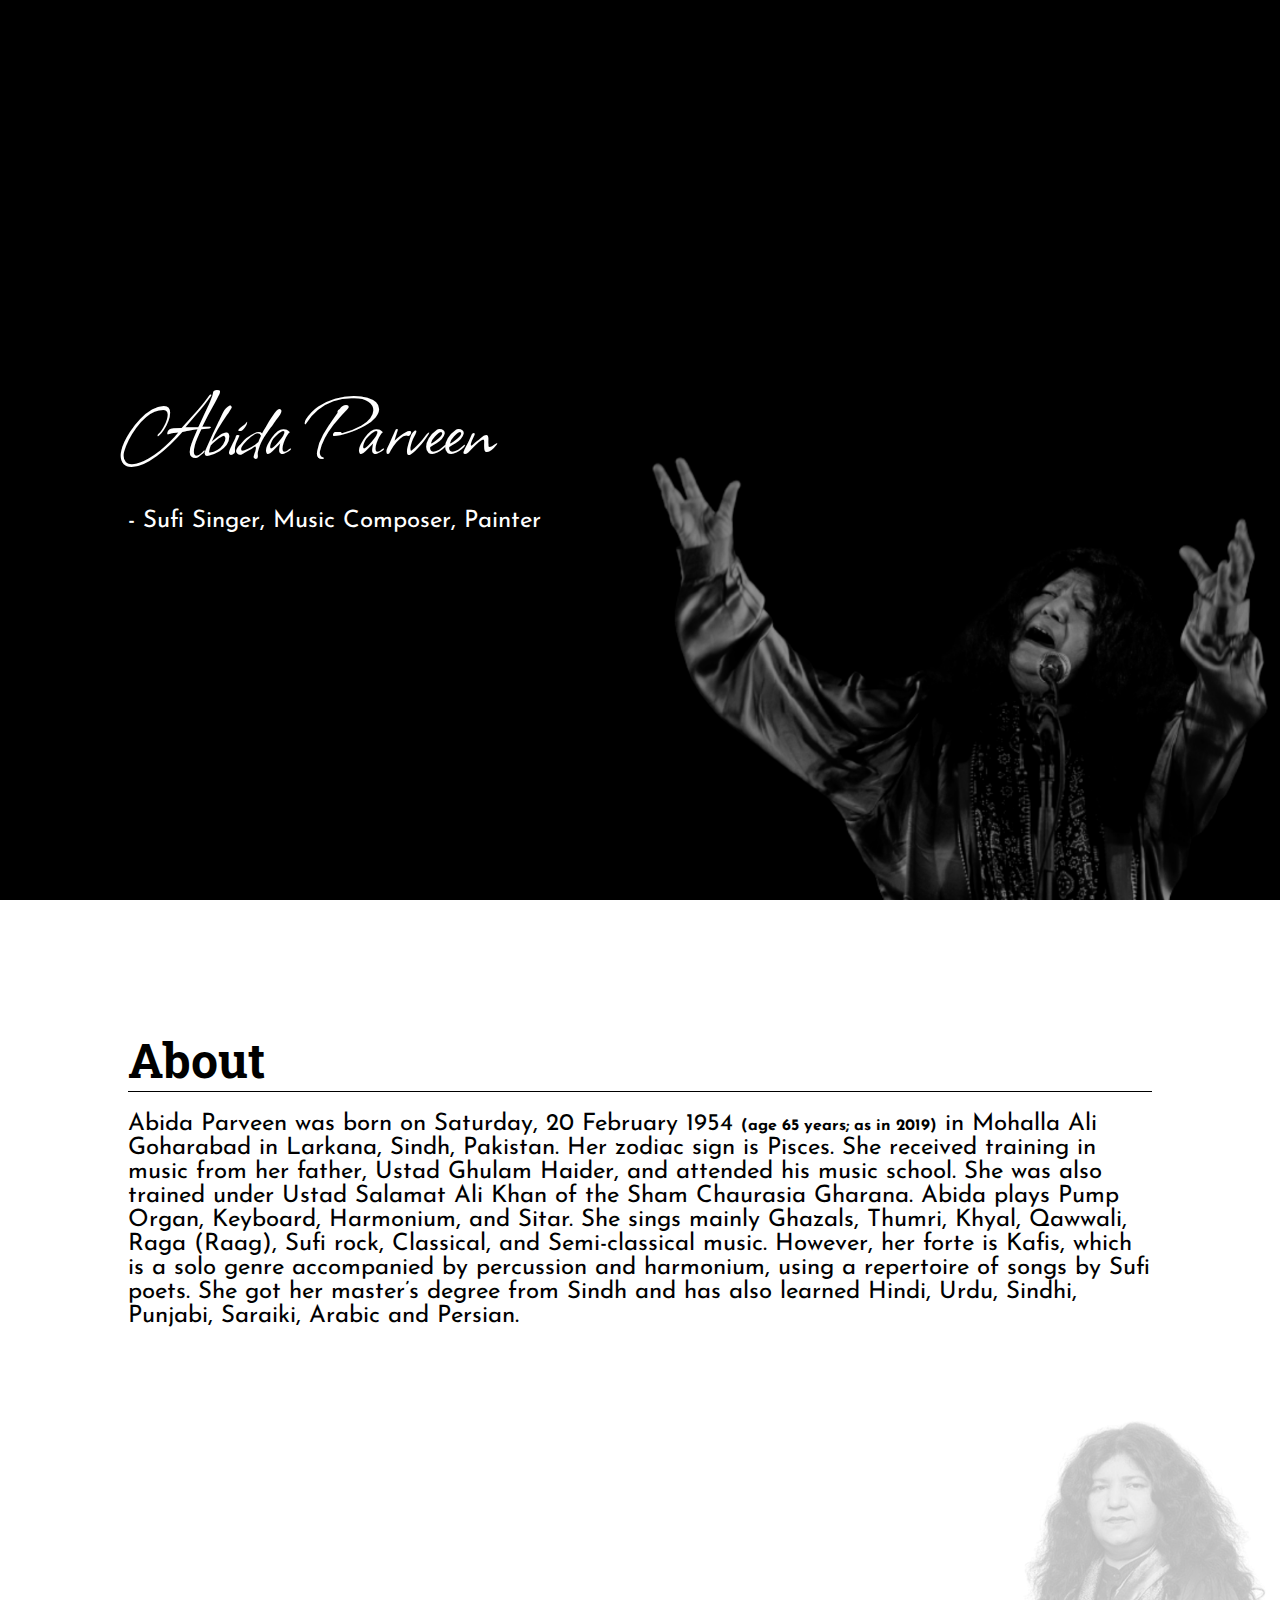
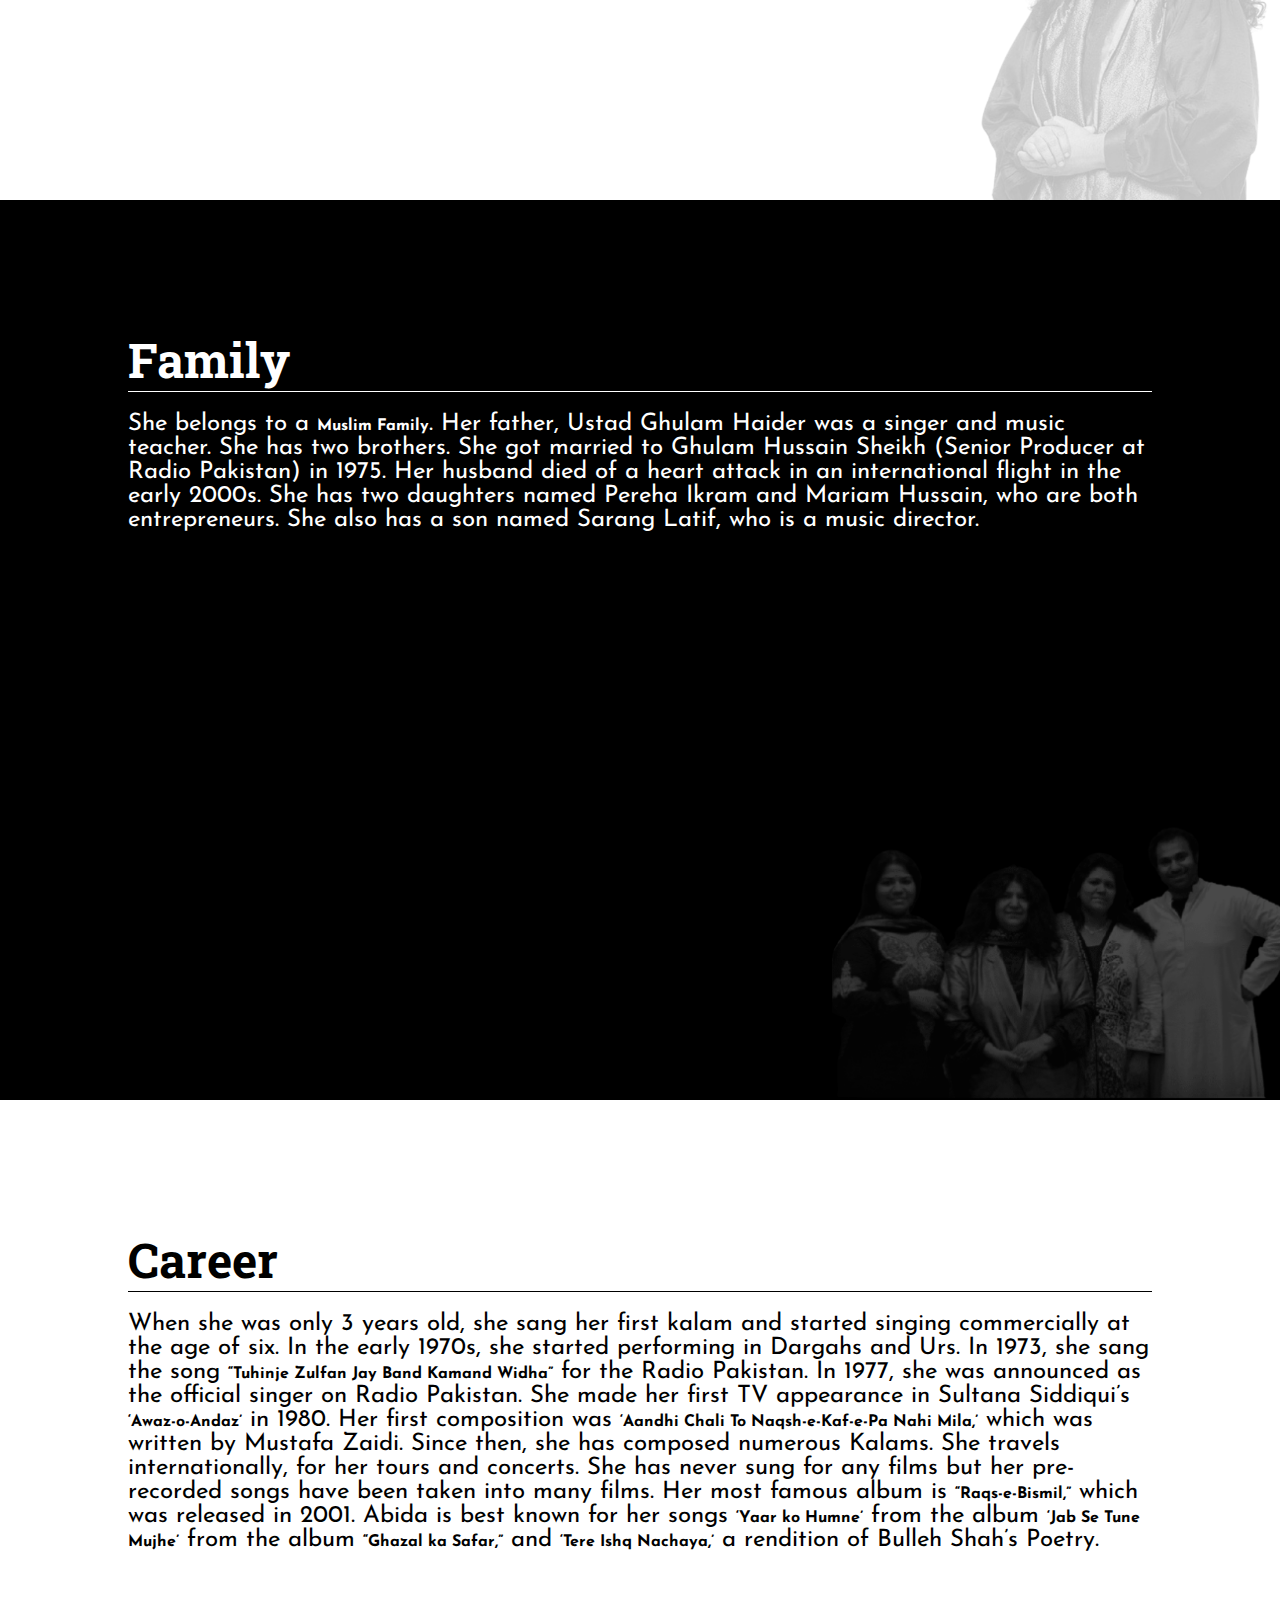
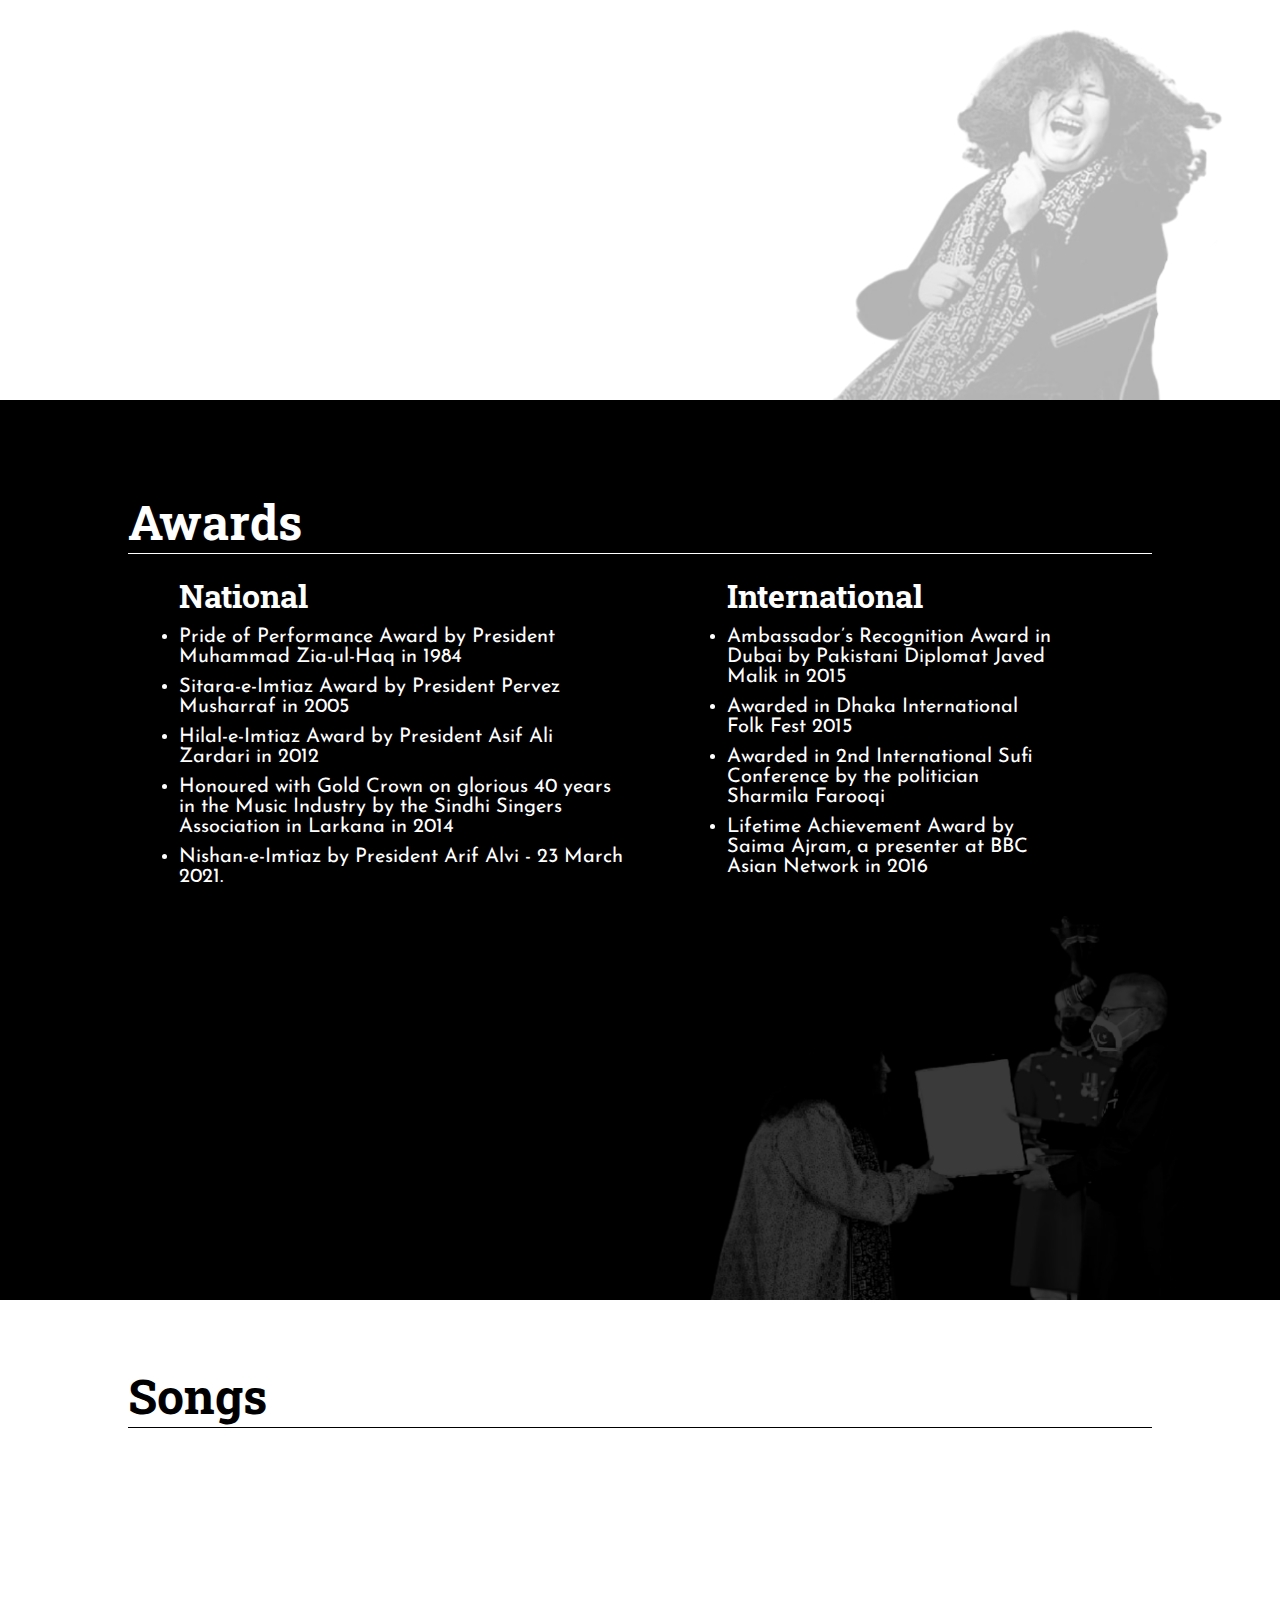
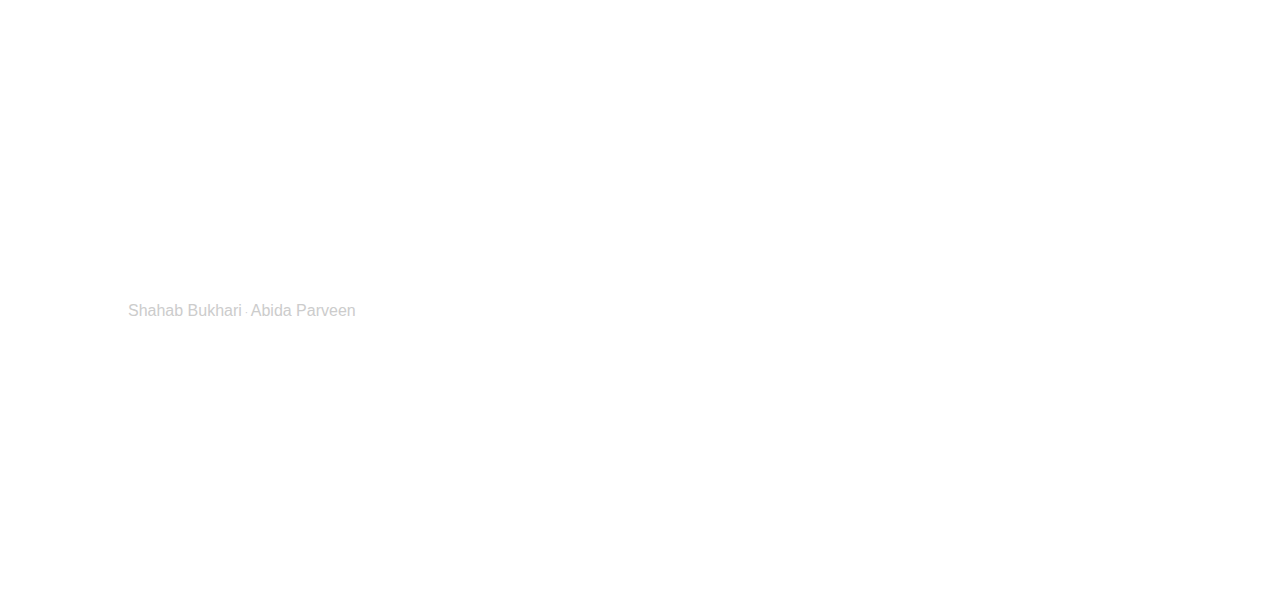
<file: Projects/01 - Tribute-Page/index.html>
<!DOCTYPE html>
<html lang="en">
<head>
    <title>Tribute Page - Abida Parveen</title>
    <meta charset="UTF-8">
    <meta http-equiv="X-UA-Compatible" content="IE=edge">
    <meta name="viewport" content="width=device-width, initial-scale=1.0">
    <link rel="stylesheet" href="style.css">
    <!-- Title Icon -->
    <link rel = "icon" href = 
"pics/logo.png" 
        type = "image/x-icon">
    <title>Document</title>
</head>
<body>

    <div id="top">
        <div id="intro">
            <h1 class="name">Abida Parveen</h1>
            <p class="pro">- Sufi Singer, Music Composer, Painter</p>
        </div>
    </div>

    <div class="con" id="about">
        <h1>About</h1>  
        <p>Abida Parveen was born on Saturday, 20 February 1954 <strong>(age 65 years; as in 2019)</strong>&nbsp;in Mohalla&nbsp;Ali Goharabad in Larkana, Sindh, Pakistan. Her zodiac sign is Pisces. She received training in music from her father, Ustad Ghulam Haider, and attended his music school. She was also trained under&nbsp;Ustad Salamat Ali Khan of the Sham Chaurasia Gharana. Abida plays Pump Organ, Keyboard, Harmonium, and Sitar. She sings mainly Ghazals, Thumri, Khyal, Qawwali, Raga (Raag), Sufi rock, Classical, and Semi-classical music. However, her forte is Kafis, which is a solo genre accompanied by percussion and harmonium, using a repertoire of songs by Sufi poets. She got her master’s degree from Sindh and has also learned Hindi, Urdu, Sindhi, Punjabi, Saraiki, Arabic and Persian.</p>
    </div>
    <div class="con black" id="family">
        <h1>Family</h1>  
        <p>She belongs to a <strong>Muslim Family</strong>. Her father,&nbsp;Ustad&nbsp;Ghulam Haider was a singer and music teacher. She has two brothers. She got married to&nbsp;Ghulam Hussain Sheikh (Senior Producer at Radio Pakistan) in 1975. Her husband died of a heart attack in an international flight in the early 2000s. She has two daughters named Pereha Ikram and Mariam Hussain, who are both entrepreneurs. She also has a son named Sarang Latif, who is a music director.</p>
    </div>
    <div class="con" id="career">
        <h1>Career</h1>  
        <p>When she was only 3 years old, she sang her first kalam and started singing commercially at the age of six. In the early 1970s, she started performing in Dargahs and Urs. In 1973, she sang the song <strong>“Tuhinje Zulfan Jay Band Kamand Widha”</strong> for the Radio Pakistan. In 1977, she was announced as the official singer on Radio Pakistan. She made her first TV appearance in Sultana Siddiqui’s <strong>‘Awaz-o-Andaz’</strong> in 1980. Her first composition was <strong>‘Aandhi Chali To Naqsh-e-Kaf-e-Pa Nahi Mila,’</strong> which was written by Mustafa Zaidi. Since then, she has composed numerous Kalams. She travels internationally, for her tours and concerts. She has never sung for any films but her pre-recorded songs have been taken into many films. Her most famous album is <strong>“Raqs-e-Bismil,”</strong> which was released in 2001. Abida is best known for her songs <strong>‘Yaar ko Humne’</strong> from the album <strong>‘Jab Se Tune Mujhe’</strong>  from the album <strong>“Ghazal ka Safar,”</strong> and <strong>‘Tere Ishq Nachaya,’</strong> a rendition of Bulleh Shah’s Poetry.</p>  
    </div>
    <div class="con black" id="Awards">
        <h1>Awards</h1>  
        <div class="award">
            <div class="list">
                <h2>
                    National
                </h2>
                <ul>
                    <li>
                        Pride of Performance Award by President Muhammad Zia-ul-Haq in 1984
                    </li>
                    <li>
                        Sitara-e-Imtiaz Award by President Pervez Musharraf in 2005
                    </li>
                    <li>
                        Hilal-e-Imtiaz Award by President Asif Ali Zardari in 2012
                    </li>
                    <li>
                        Honoured with Gold Crown on glorious 40 years in the Music Industry by the Sindhi Singers Association in Larkana in 2014
                    </li>
                    <li>
                        Nishan-e-Imtiaz by President Arif Alvi - 23 March 2021.
                    </li>
                </ul>
            </div>
            <div class="list">
                <h2>International</h2>
                <ul >
                    <li>
                        Ambassador’s Recognition Award in Dubai by Pakistani Diplomat Javed Malik in 2015
                    </li>
                    <li>
                        Awarded in Dhaka International Folk Fest 2015
                    </li>
                    <li>
                        Awarded in 2nd International Sufi Conference by the politician Sharmila Farooqi
                    </li>
                    <li>
                        Lifetime Achievement Award by Saima Ajram, a presenter at BBC Asian Network in 2016
                    </li>
                </ul>
            </div>
        </div>
    </div>
    <div class="con" id="songs">
        <h1>Songs</h1>
    <!-- SondCloud IFrame to Integrate Songs Playlist  -->
    <iframe width="100%" height="450" scrolling="no" frameborder="no" allow="autoplay" src="https://w.soundcloud.com/player/?url=https%3A//api.soundcloud.com/playlists/1317281911&color=%23000000&auto_play=false&hide_related=false&show_comments=true&show_user=true&show_reposts=false&show_teaser=true"></iframe><div style="font-size: 10px; color: #cccccc;line-break: anywhere;word-break: normal;overflow: hidden;white-space: nowrap;text-overflow: ellipsis; font-family: Interstate,Lucida Grande,Lucida Sans Unicode,Lucida Sans,Garuda,Verdana,Tahoma,sans-serif;font-weight: 100;"><a href="https://soundcloud.com/shahab-bukhari-681191341" title="Shahab Bukhari" target="_blank" style="color: #cccccc; text-decoration: none;">Shahab Bukhari</a> · <a href="https://soundcloud.com/shahab-bukhari-681191341/sets/abida-parveen" title="Abida Parveen" target="_blank" style="color: #cccccc; text-decoration: none;">Abida Parveen</a></div>
    </div>
    </div>
</body>
</html>
</file>
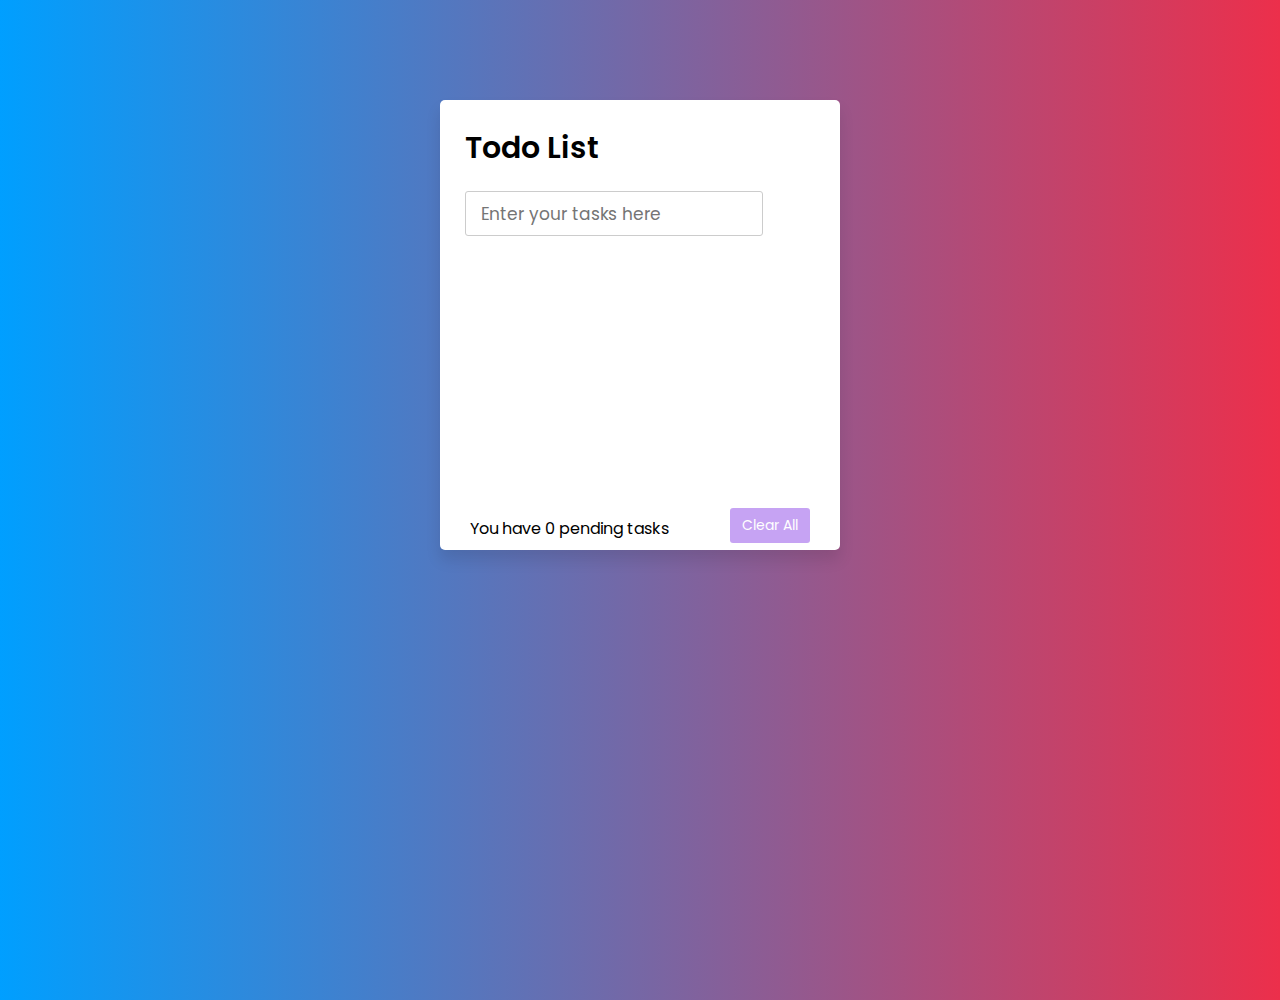
<file: Projects/03 - TodoApp/index.html>
<!DOCTYPE html>
<html lang="en">
<head>
    <meta charset="UTF-8">
    <meta http-equiv="X-UA-Compatible" content="IE=edge">
    <meta name="viewport" content="width=device-width, initial-scale=1.0">
    <title>Todo App</title>
<link rel="stylesheet" href="style.css">
</head>
<link rel="stylesheet" href="https://use.fontawesome.com/releases/v5.15.4/css/all.css" integrity="sha384-DyZ88mC6Up2uqS4h/KRgHuoeGwBcD4Ng9SiP4dIRy0EXTlnuz47vAwmeGwVChigm" crossorigin="anonymous">
<body>
    <div class="todo">
      <header>Todo List</header>
        <div class="op">
            <input type="text" name="todo" id="todo_text" placeholder="Enter your tasks here">
            <i class="fas fa-plus-square" id="add_todo"></i>
        </div>
        <div id="tasks">

        </div>
        <div class="footer">
           <p id="status">You have<span id="pending-task"> 0 </span>pending tasks</p>
            <button id="clearAll">Clear All</button>
        </div>
    </div>
    <script src="logic.js"></script>
</body>
</html>
</file>
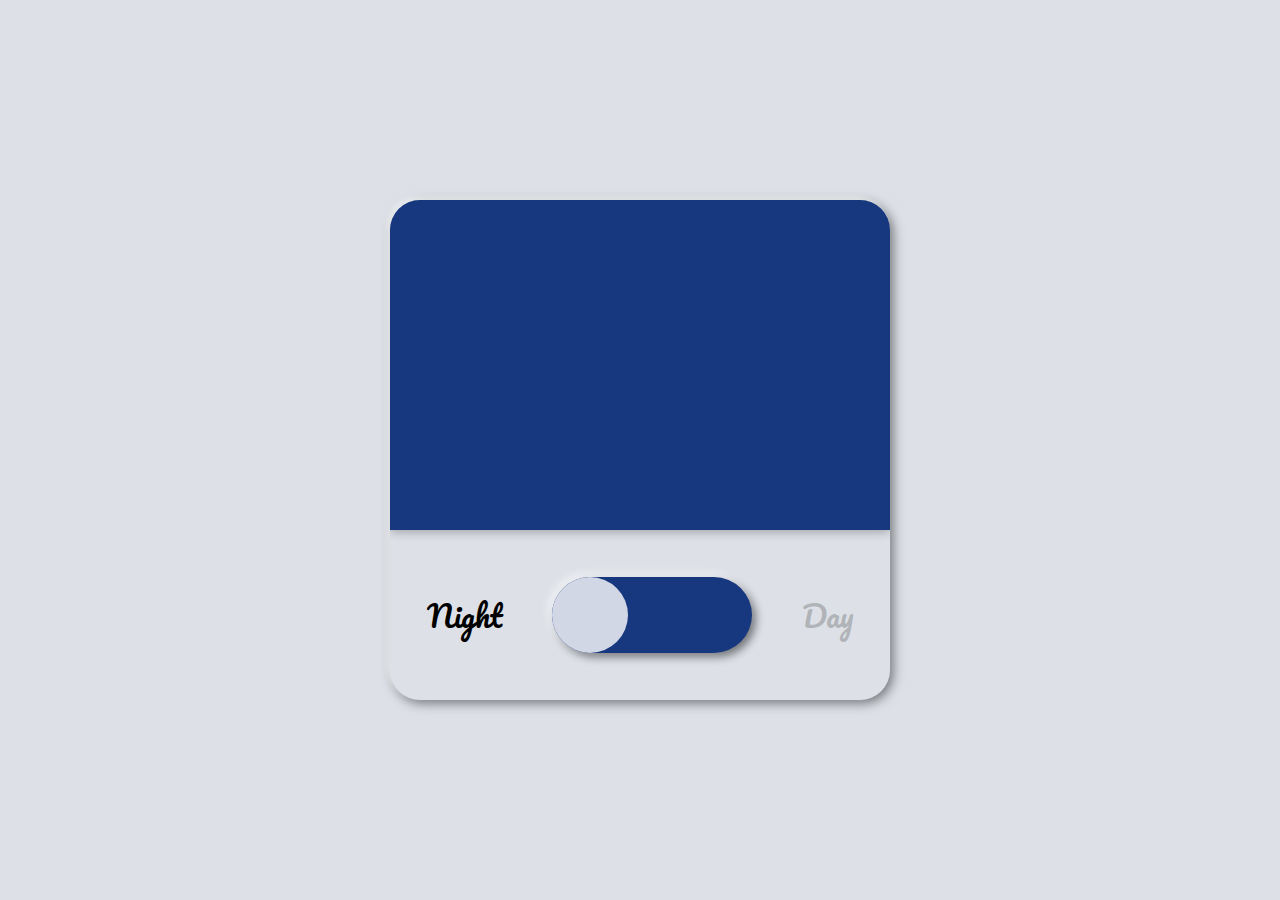
<file: Projects/04 - Animated Slider/index.html>
<!DOCTYPE html>
<html lang="en">
<head>
    <meta charset="UTF-8">
    <meta http-equiv="X-UA-Compatible" content="IE=edge">
    <meta name="viewport" content="width=device-width, initial-scale=1.0">
    <title>Animated Slider</title>
    <link rel="stylesheet" href="style.css">
    <link rel="stylesheet" href="https://use.fontawesome.com/releases/v5.15.4/css/all.css" integrity="sha384-DyZ88mC6Up2uqS4h/KRgHuoeGwBcD4Ng9SiP4dIRy0EXTlnuz47vAwmeGwVChigm" crossorigin="anonymous">
</head>
<body>
    <div class="wraper">
        <div class="scene">
            <i class="fas fa-moon moon night"></i>
            <i class="fas fa-cloud cloud day"></i>
            <i class="fas fa-cloud cloud-small day"></i>
            <i class="fas fa-cloud cloud-tosmall day"></i>
            <i class="fas fa-star star0 night"></i>
            <i class="fas fa-star star1 night"></i>
            <i class="fas fa-star star2 night"></i>
            <i class="fas fa-star star3 night"></i>
            <i class="fas fa-star star4 night"></i>
            <div class="sun day"></div>
        </div>
        <div class="footer">

            <h2 class="night-text">Night</h2>
            <div class="button-outer">
                <button class="circle" id="day"></button>
            </div>
            <h2 class="day-text">Day</h2>
        </div>
          
    </div>
    <script src="logic.js"></script>
</body>
</html>
</file>
<file: Projects/01 - Tribute-Page/style.css>
/* Some Imported Fonts From Google Fonts */
@import url('https://fonts.googleapis.com/css2?family=Roboto+Slab:wght@400&display=swap');
@import url('https://fonts.googleapis.com/css2?family=Josefin+Sans:ital,wght@1,300&display=swap');
@import url('https://fonts.googleapis.com/css2?family=Allison&display=swap');

/* Smaller Font-Size for Mobile Devices */
@media (max-width: 700px) {
    .list ul li {
        font-size: 1em;
    }  
    .list h2 {
        font-size: 1.6em;
    }    
    p {
        font-size: 1em !important;
    }
}
* {
    margin: 0;
    padding: 0;
    font-size: 16px;
}


/* Upper Intro */
#top {
    background-color: black;
    color: white;
    display: flex;
    /* Take Full width of users device */
    height: 100vh;
    background-image: url(pics/pic.png);
    background-repeat: no-repeat;
    background-size: 50%;
    background-position: right bottom;
}

/* Name and about */
#intro {
    margin: auto auto auto 10%;
    font-size: 150%;
    /* Overlay element on each other higher the value, top on the stack */
    z-index: 5;
}
/* Name */
#intro h1 {
    font-family: 'Allison', cursive;
    font-size: 4em;
    font-weight: lighter;
}
/* Profession */
#intro p {
    font-family: 'Josefin Sans', sans-serif;
    font-size: 1em;
}


/*  */
h1 {
    font-family: "Roboto Slab";
    font-size: 3em;
    margin-bottom: 20px;
    border-bottom: black 1px solid;
}
p {
    font-family: 'Josefin Sans', sans-serif;
    font-size: 1.5em;
}
.con {
    height: 100vh;
    /* Elements not exceeds the given width by adding paddings */
    box-sizing: border-box;
    padding: 10% 10%;
}
.black {
    background-color: black;
    color: white;
}
.black h1 {
    border-bottom: white 1px solid;
    
}
#about {
    background-image: url(pics/Biography.png);
    background-color: white;
    background-repeat: no-repeat;
    background-size: 25%;
    background-position: right bottom;
}
#family {
    background-image: url(pics/family.png);
    background-repeat: no-repeat;
    background-size: 35%;
    background-position: right bottom;
}
#career {
    background-image: url(pics/career.png);
    background-repeat: no-repeat;
    background-size: 50%;
    background-position: right bottom;
    /* padding: 16% 10%; */
}
h2{
    font-family: "Roboto Slab";
    font-size: 2em;
}
#Awards {
    background-image: url(pics/award.png);
    background-repeat: no-repeat;
    background-size: 50%;
    background-position: right bottom;
    padding: 7% 10%;
}
.award {
    display: flex;
    margin-left: 5%;
}
.list {
    padding-right: 10%;
}
.list li {
    font-family: 'Josefin Sans', sans-serif;
    margin-top: 10px;
    font-size: 1.25em;
}
#songs {
    padding: 5% 10%;
}
</file>
<file: Projects/03 - TodoApp/style.css>
@import url('https://fonts.googleapis.com/css2?family=Poppins:wght@200;300;400;500;600;700&display=swap');

* {
  font-family: 'Poppins';
  margin: 0;
  padding: 0;
  box-sizing: border-box;
}
body {
/*   background-color: black; */
  height: 100vh;
  width: 100%;
  background: linear-gradient(to right, #009fff, #ec2f4b);
  overflow: hidden;  
}
.todo {
  background: #fff;
  max-width: 400px;
  height: 450px;
  margin: 100px auto;
  padding: 25px;
  border-radius: 5px;
  box-shadow: 0px 10px 15px rgba(0,0,0,0.1);
}
.todo header {
  font-size: 30px;
  font-weight: 600
}
.op {
  margin: 20px 0;
  width: 100%;
  display: flex;
  height: 45px;
}
.op input {
  width: 85%;
  height: 100%;
  outline: none;
  border-radius: 3px;
  border: 1px solid #ccc;
  font-size: 17px;
  padding-left: 15px;
  transition: all 0.3s ease;
}
#add_todo {
  color: #fff;
  margin-top: -2px;
  margin-left: 7px;
  font-size: 50px;
  color: #8E49E8;
  opacity: 0.5;
  cursor: pointer;
  border-radius: 3px;
  transition: all 0.3s ease;
}
#add_todo:hover {
  opacity: 1
}
#tasks {
  height: 250px;
  overflow-y: auto;
}
.todo_task {
  position: relative;
  height: 45px;
  line-height: 45px;
  margin-bottom: 8px;
  background: #f2f2f2;
  border-radius: 3px;
  padding: 0 15px;
  overflow: hidden;
}
.dlt_todo, .edit_todo {
  position: relative;
  right: -340px;
  top: -37px;
  font-size: 30px;
  cursor: pointer;
  transition: all 0.2s ease;
  width: 40px
}
.edit_todo {
  color: #009fff; 
}
.dlt_todo{
  color: #ec2f4b;
  font-size: 26px;
  top: -39px;
}
.todo_task:hover .edit_todo{
  right: -250px;
  top: -37px
}
.todo_task:hover .dlt_todo{
  right: -250px;
  top: -39px
}
.footer {
  display: flex;
  justify-content: space-between;
  margin: 10px 5px;
}
#clearAll {
  color: #fff;
  font-size: 14px;
  padding: 5px 10px;
  background-color: #8E49E8;
  opacity: 0.5;
  cursor: pointer;
  border-radius: 3px;
  border-color: transparent;
  transition: all 0.3s ease;
  margin-top: -8px;
}
#clearAll:hover {
  opacity: 1;
}
</file>
<file: Projects/04 - Animated Slider/style.css>
@import url('https://fonts.googleapis.com/css2?family=Pacifico&display=swap');

* {
    padding: 0;
    margin: 0;
}

body{

    --scene-back: #17377F;
    --sun: #f8d63d;
    --cloud: #FCFCFC;
    --moon: rgb(209, 215, 229);
    display: flex;
    align-items: center;
    justify-content: center;
    flex-direction: column;
    height: 100vh;
    overflow: hidden;
    background: #dde1e7;
}

.wraper {
    width: 500px;
    height: 500px;
    display: flex;
    text-align: center;
    justify-content: space-between;
    flex-direction: column;
    overflow: hidden;
    background-color: #dde1e7;
    border-radius: 30px;
    box-shadow: -3px -3px 5px #FFFFFF90, 3px 3px 12px #00000080;


}
.scene {
    width: 100%;
    height: 330px;
    background-color: var(--scene-back);
    position: relative;
    font-size: 150px;
    box-shadow: 0px 1px 10px rgba(0, 0, 0, 0.329);
    transition: all 1s linear;
}



/* All the night based elements */
.moon {
    color: rgb(209, 215, 229);
    position: absolute;
    top: 90px;
    left: 175px;
    transition: all 1s linear;
}
.fa-star {
    font-size: 20px;
    color: var(--moon);
    transition: all 1s linear;
}
.star0 {
    position: absolute;
    top: 50px;
    right: 100px;
}
.star1 {
    position: absolute;
    top: 70px;
    left: 60px;
}
.star2 {
    position: absolute;
    top: 200px;
    left: 100px;
}
.star3{
    position: absolute;
    top: 150px;
    /* right: 70px; */
    right: 70px;
}
.star4 {
    position: absolute;
    top: 250px;
    right: 110px;
}


/* All the Day Based Elements */
.sun{
    width: 150px;
    height: 150px;
    background-color: var(--sun);
    border-radius: 50%;
    border: 20px solid rgba(255, 255, 255, 0.521);


    position: absolute;
    top: 60px;
    left: -500px;
    z-index: 1 ;
    transition: all 1s linear;
}
.cloud {
    
    font-size: 160px;
    color: var(--cloud);
    position: absolute;
    top: 120px;
    left: -1190px;
    z-index: 5 ;
    transition: all 1.1s linear;
}
.cloud-small {
    
    font-size: 100px;
    color: var(--cloud);
    position: absolute;
    top: 20px;
    left: -1280px;
    transition: all 1.2s linear;
}
.cloud-tosmall {
    
    font-size: 60px;
    color: var(--cloud);
    position: absolute;
    top: 60px;
    left: -180px;
    transition: all 1.3s linear;
}





 .footer {
    width: 100%;
    height: calc(500px - 330px);
    /* padding-top: 30px; */
    display: flex;
    justify-content: center;
    align-items: center;
    column-gap: 50px;
}

.button-outer {
    width: 200px;
    height: 76px;
    border-radius: 40px;
    background-color: var(--scene-back);
    box-sizing: border-box;
    transition: all 1s linear;
    box-shadow: -4px -4px 8px rgba(255, 255, 255, 0.521), 4px 4px 8px rgba(0, 0, 0, 0.486);
  }
  .circle{
    background-color: var(--moon);
    height: 76px;
    width: 76px;
    border-radius: 50%;
    border-color: transparent;
    position: relative;
    cursor: pointer;
    left: -62px;
    transition: all 1s ease-in-out;    
  }
  h2 {
    transition: all 0.5s linear;
    font-family: 'Pacifico', cursive;
    font-weight: 200;
    font-size: 30px;
    color: black;
    opacity: 0.2;
  }
  .night-text {
    /* color: black !important; */
    opacity: 1;
  }
</file>
